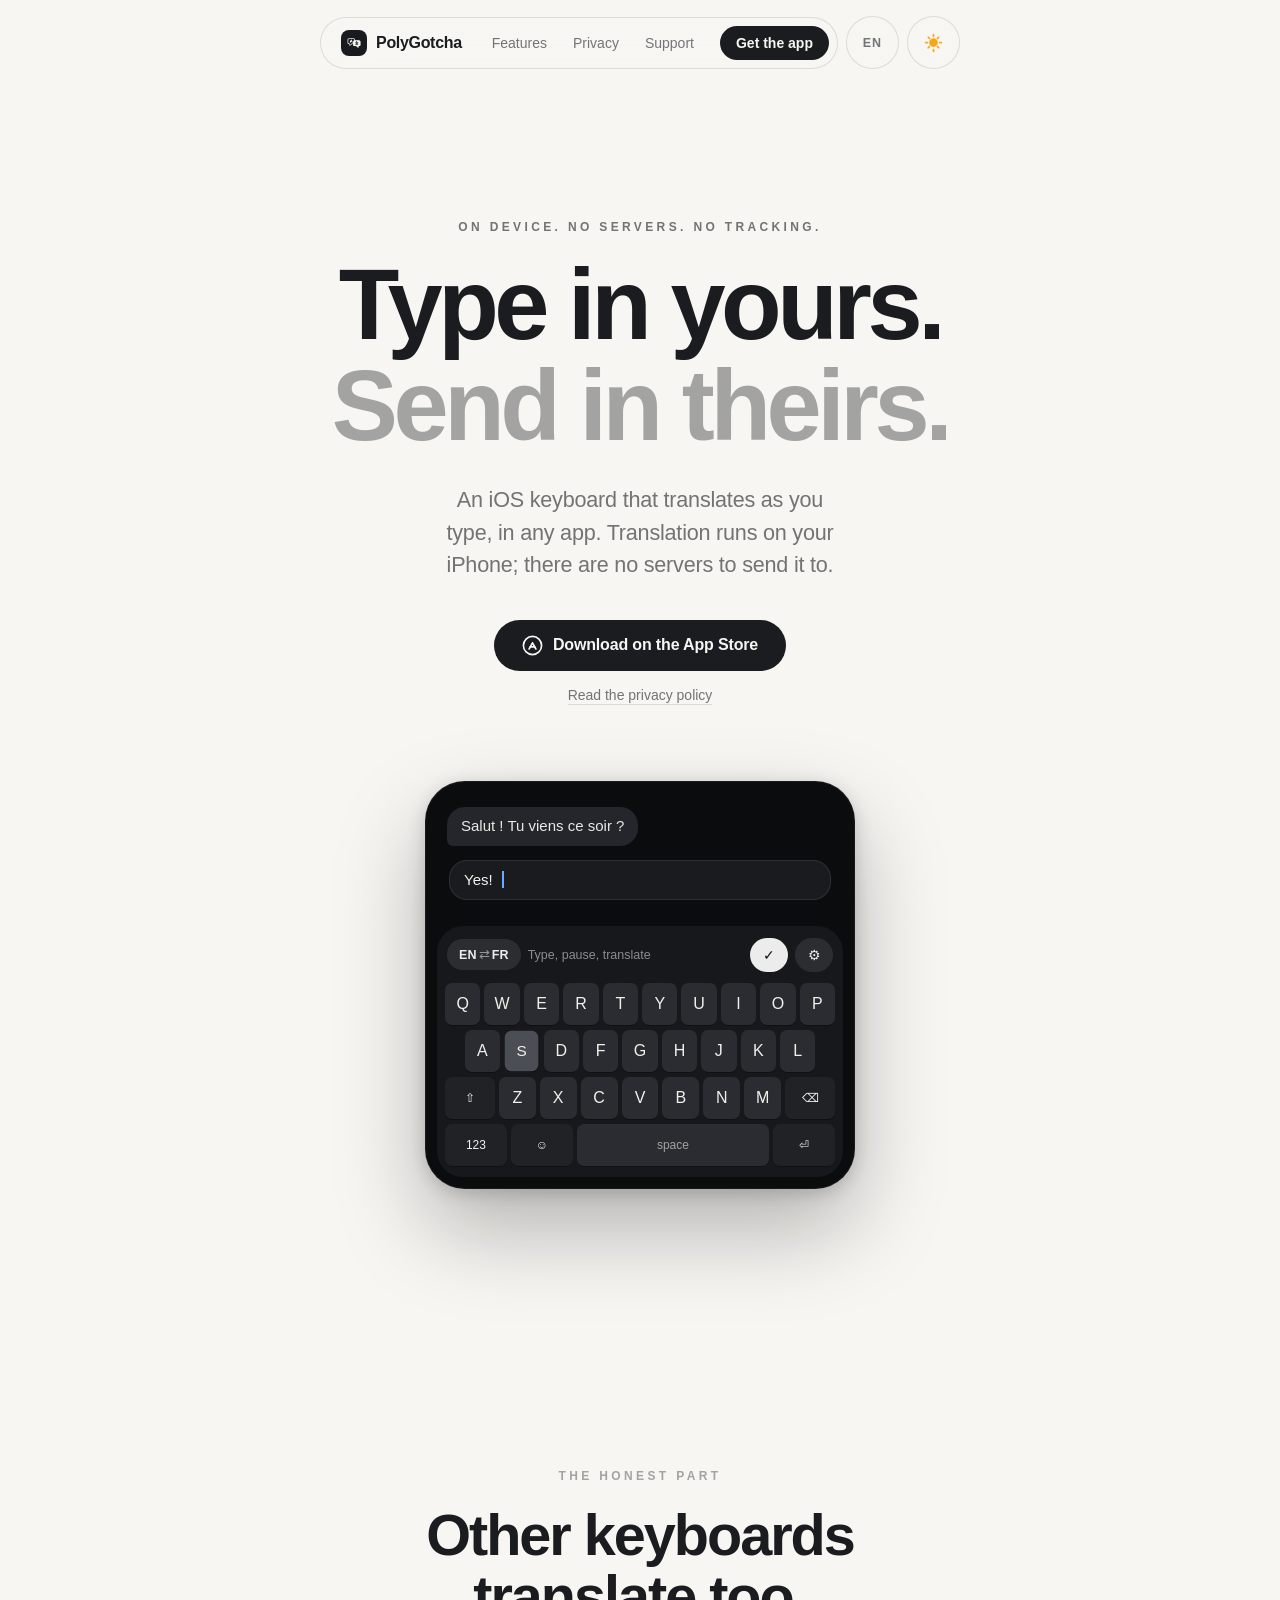
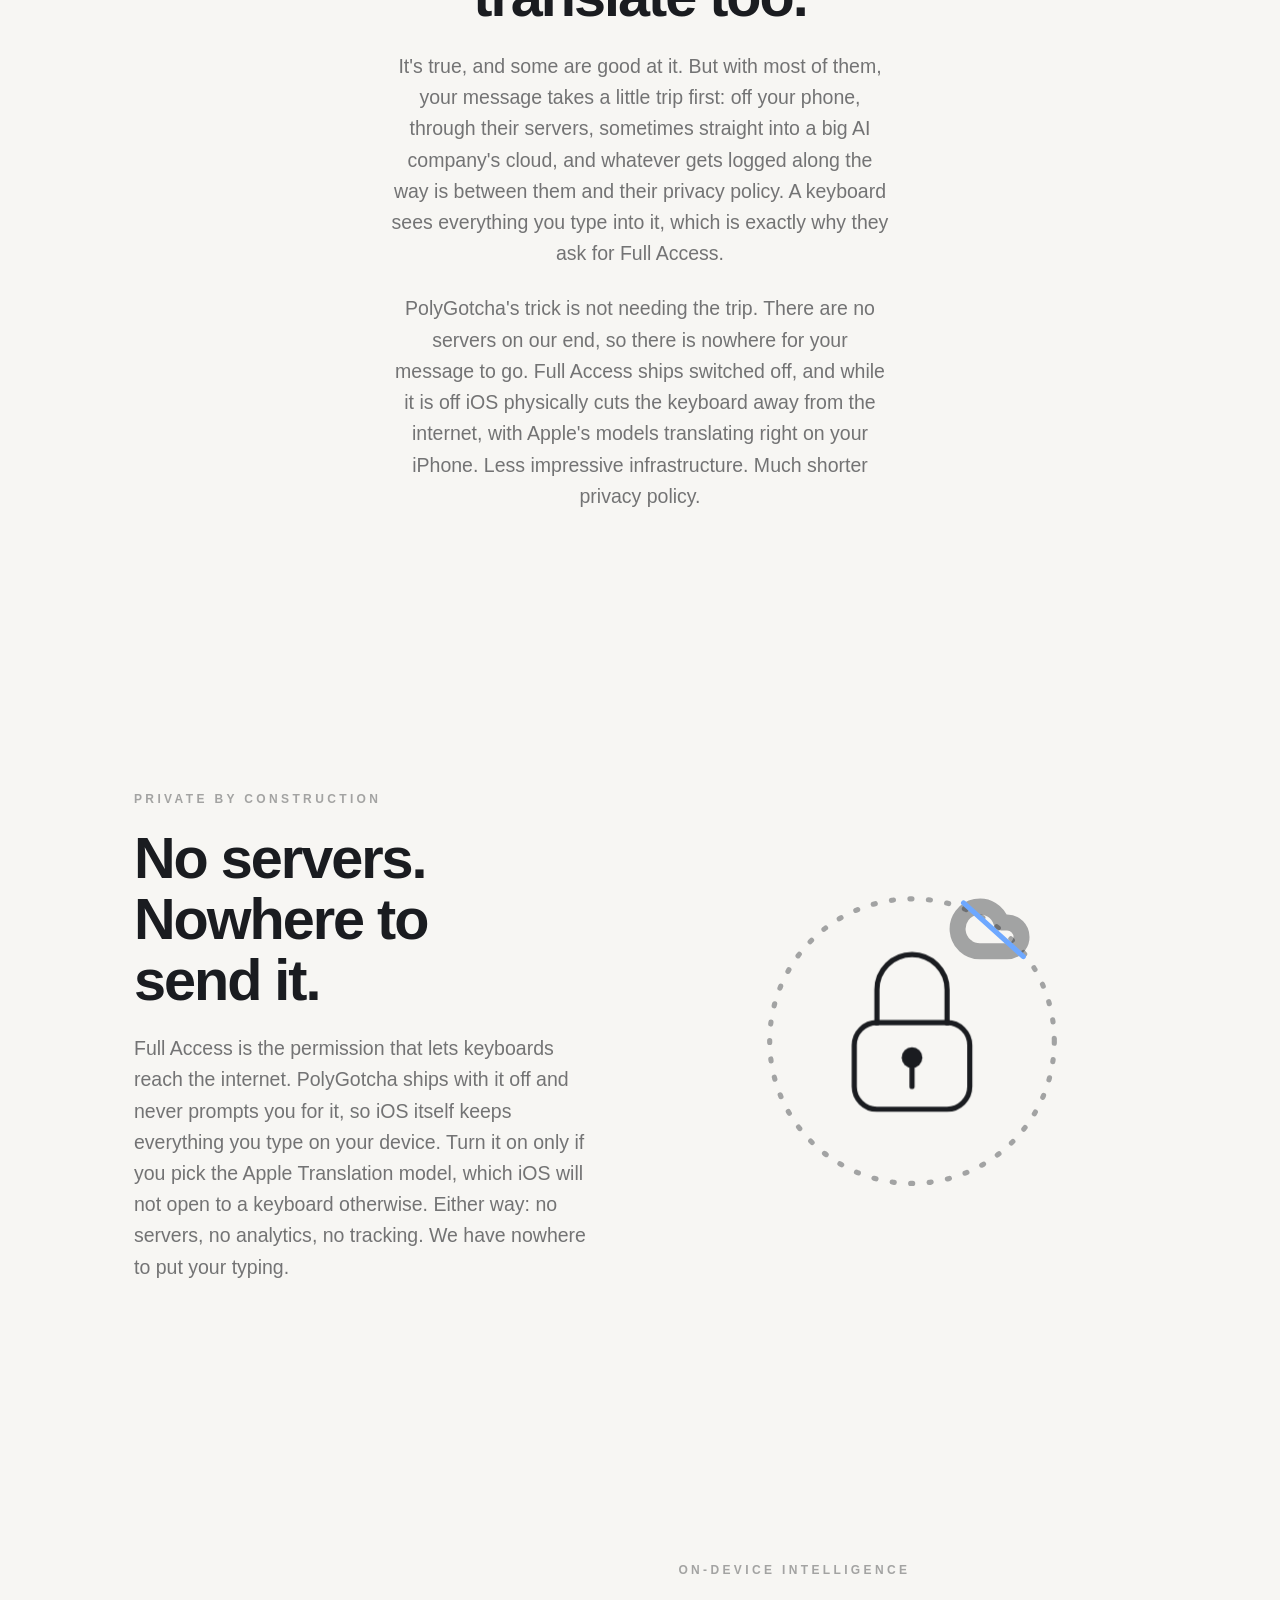
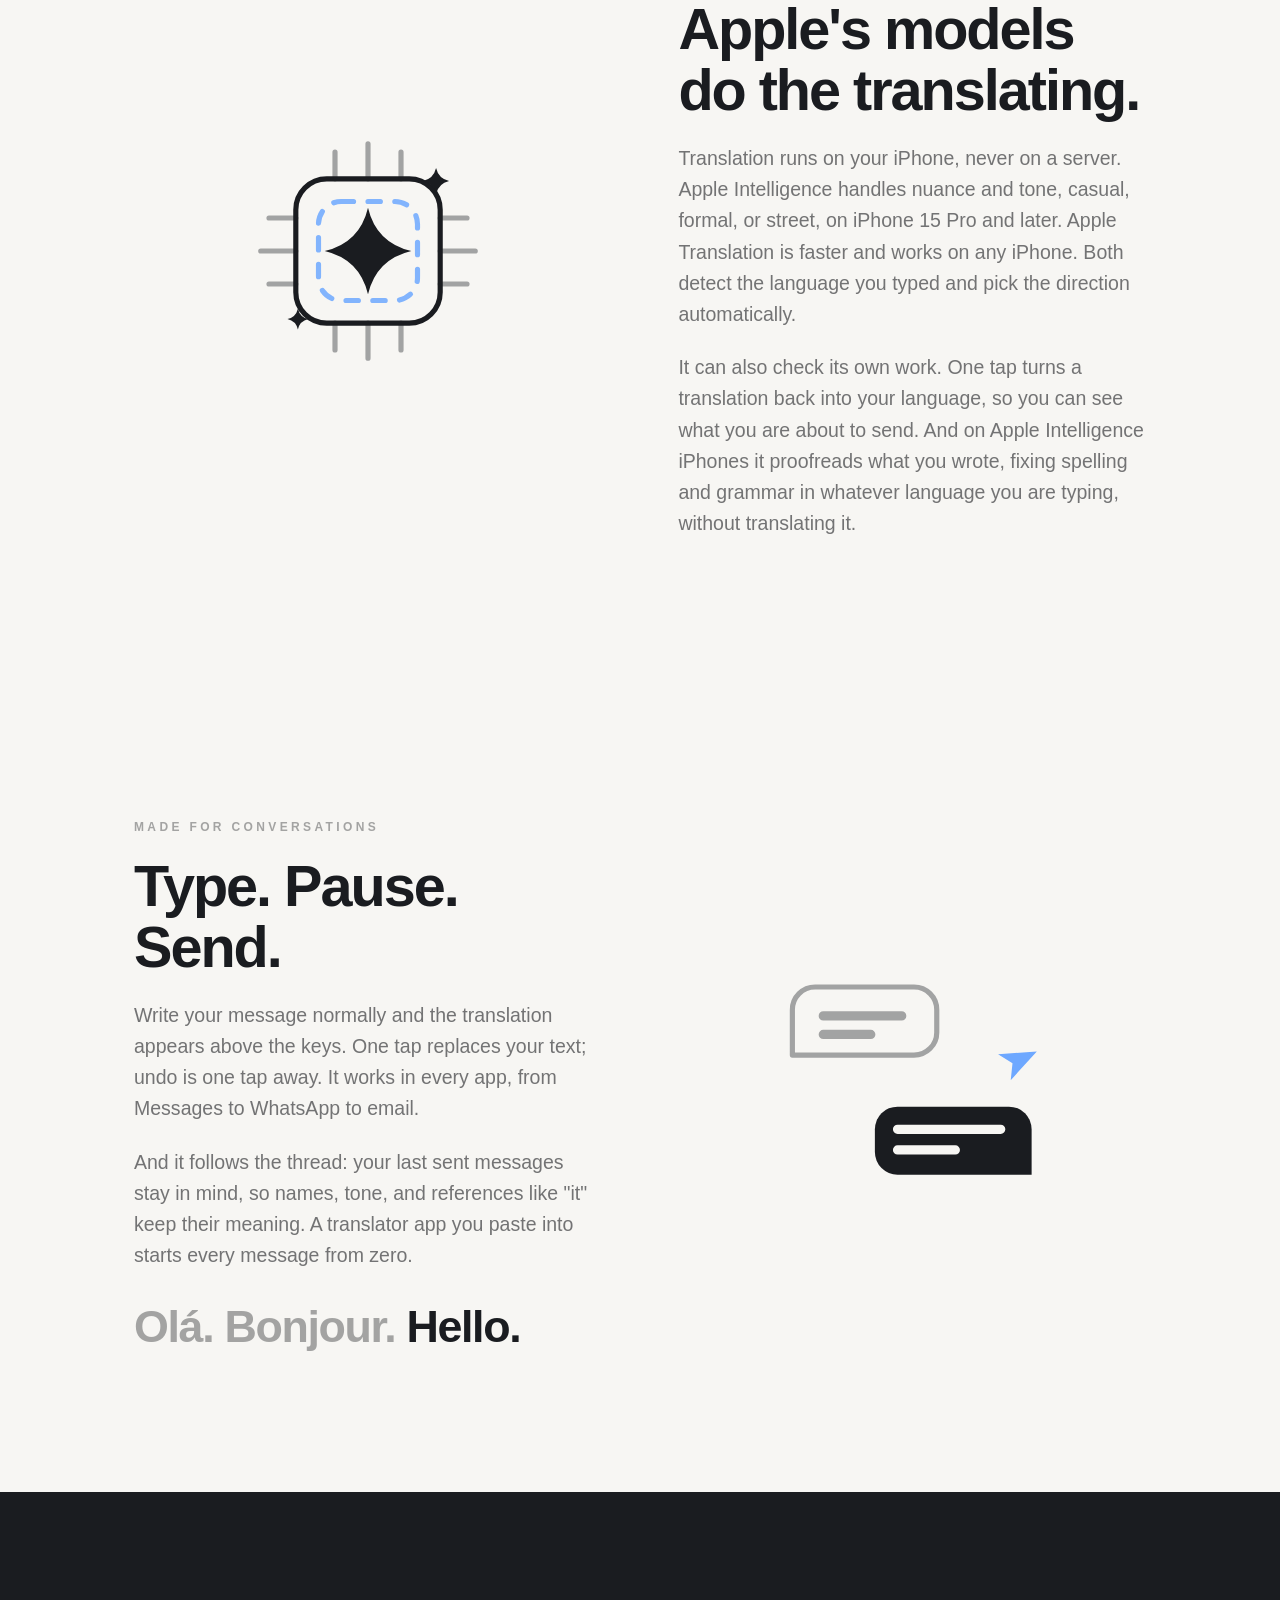
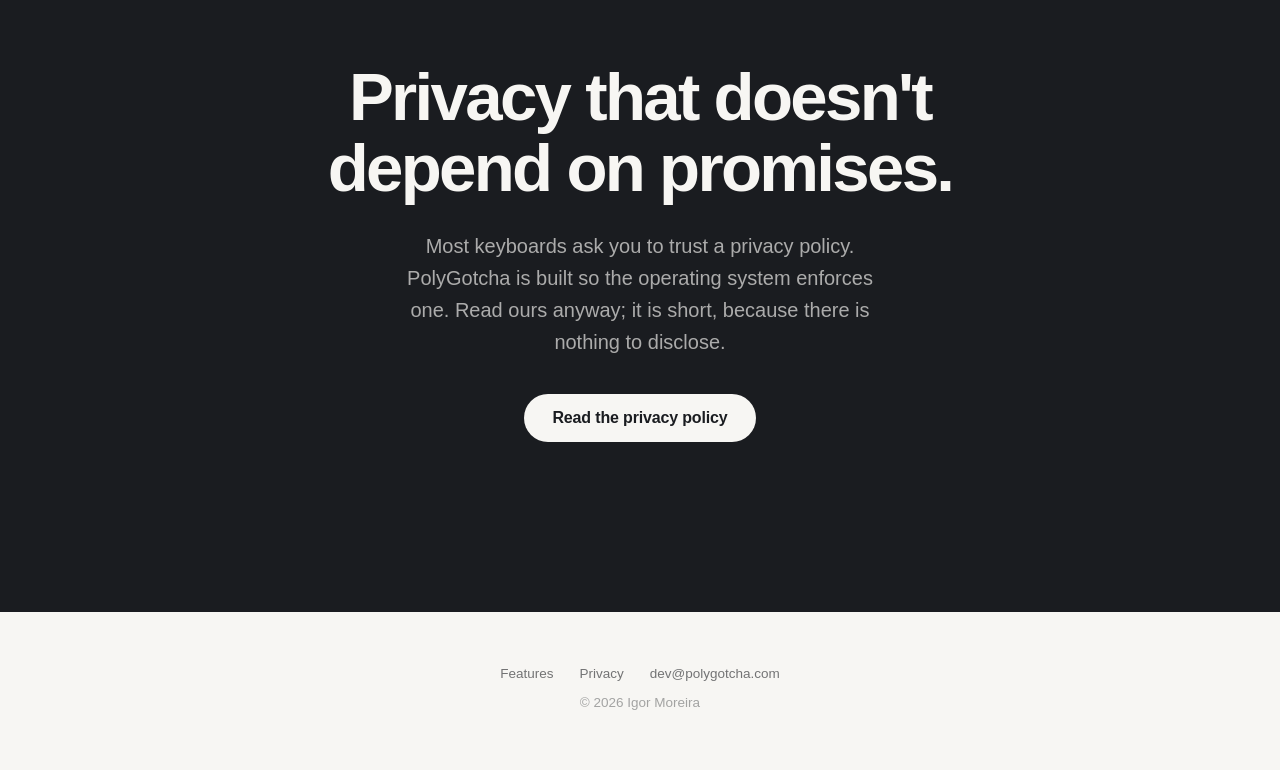
<file: index.html>
<!DOCTYPE html>
<html lang="en">
<head>
  <meta charset="utf-8">
  <meta name="viewport" content="width=device-width, initial-scale=1">
  <title>PolyGotcha - The private keyboard that translates as you type</title>
  <meta name="description" content="An iOS keyboard that translates as you type, in any app. Translation runs on your iPhone: no servers, no accounts, no tracking, and privacy enforced by iOS itself.">
  <meta property="og:title" content="PolyGotcha">
  <meta property="og:description" content="The iOS keyboard that translates as you type. On device. Private by construction.">
  <meta property="og:url" content="https://polygotcha.com">
  <meta property="og:type" content="website">
  <meta property="og:image" content="https://polygotcha.com/icon-512.png">
  <meta name="theme-color" media="(prefers-color-scheme: light)" content="#f7f6f3">
  <meta name="theme-color" media="(prefers-color-scheme: dark)" content="#121316">
  <link rel="icon" type="image/png" sizes="192x192" href="/icon-192.png">
  <link rel="apple-touch-icon" href="/apple-touch-icon.png">
  <link rel="canonical" href="https://polygotcha.com/">
  <link rel="alternate" hreflang="en" href="https://polygotcha.com/">
  <link rel="alternate" hreflang="pt" href="https://polygotcha.com/?lang=pt">
  <link rel="alternate" hreflang="fr" href="https://polygotcha.com/?lang=fr">
  <link rel="alternate" hreflang="ro" href="https://polygotcha.com/?lang=ro">
  <link rel="alternate" hreflang="it" href="https://polygotcha.com/?lang=it">
  <link rel="alternate" hreflang="x-default" href="https://polygotcha.com/">
  <link rel="stylesheet" href="/style.css">
  <script>
    // Apply the stored theme before first paint so there is no flash.
    try { var t = localStorage.getItem("pg-theme"); if (t) document.documentElement.dataset.theme = t; } catch (e) {}
  </script>
  <script type="application/ld+json">
  {
    "@context": "https://schema.org",
    "@type": "SoftwareApplication",
    "name": "PolyGotcha",
    "operatingSystem": "iOS",
    "applicationCategory": "UtilitiesApplication",
    "description": "An iOS keyboard that translates as you type. On device, in any app, with privacy enforced by iOS itself.",
    "url": "https://polygotcha.com/",
    "installUrl": "https://apps.apple.com/app/polygotcha/id6789138245",
    "image": "https://polygotcha.com/icon-512.png",
    "offers": { "@type": "Offer", "price": "0", "priceCurrency": "USD" }
  }
  </script>
</head>
<body>

  <div class="navwrap" id="navwrap">
    <nav class="nav" aria-label="Main">
      <a class="wordmark" href="/"><img class="mark" src="/icon-192.png" alt=""><span class="name">PolyGotcha</span></a>
      <div class="links">
        <a href="/features" data-i18n="nav.features">Features</a>
        <a href="/privacy" data-i18n="nav.privacy">Privacy</a>
        <a class="sup" href="mailto:dev@polygotcha.com" data-i18n="nav.support">Support</a>
      </div>
      <a class="cta" href="https://apps.apple.com/app/polygotcha/id6789138245" aria-label="Get the app"><span class="cta-text" data-i18n="nav.get">Get the app</span><svg class="cta-icon" viewBox="0 0 24 24" aria-hidden="true"><path d="M12 4v11M7.5 10.5 12 15l4.5-4.5M5 20h14"/></svg></a>
    </nav>
    <div class="lang-wrap">
      <button class="lang-bubble" id="lang-toggle" type="button" aria-haspopup="true" aria-expanded="false" aria-label="Language">EN</button>
      <div class="lang-menu" id="lang-menu" role="menu"></div>
    </div>
    <button class="theme-bubble" id="theme-toggle" type="button" aria-label="Theme"></button>
  </div>

  <header class="hero wrap">
    <div class="kicker reveal" data-i18n="hero.k">On device. No servers. No tracking.</div>
    <h1 class="reveal" data-i18n="hero.h1">Type in yours.<br><span class="theirs">Send in theirs.</span></h1>
    <p class="reveal" data-i18n="hero.p">An iOS keyboard that translates as you type, in any app. Translation runs on your iPhone; there are no servers to send it to.</p>
    <div class="cta-row reveal" id="get">
      <a class="pill store-pill" href="https://apps.apple.com/app/polygotcha/id6789138245">
        <svg class="applogo" viewBox="0 0 24 24" aria-hidden="true" focusable="false"><circle cx="12" cy="12" r="10.4"/><path d="M8.1 16 12 8.9 15.9 16"/><path d="M9.5 13.6h5"/></svg>
        <span data-i18n="hero.cta">Download on the App&nbsp;Store</span>
      </a>
      <a class="quiet-link" href="/privacy" data-i18n="hero.privacylink">Read the privacy policy</a>
    </div>
  </header>

  <section class="demo wrap reveal">
    <div class="device" id="device" aria-label="Animated demo: a message typed in English is translated by the keyboard">
      <div class="chat">
        <span class="bubble" id="bubble">Salut ! Tu viens ce soir ?</span>
        <div class="compose">
          <span class="text" id="composed"></span><span class="caret" id="caret"></span>
        </div>
      </div>
      <div class="kbd">
        <div class="kbar">
          <span class="kchip"><span id="chip-from">EN</span><span class="arrows">&#8644;</span><span id="chip-to">FR</span></span>
          <span class="kstatus" id="kstatus" data-i18n="demo.hint">Type, pause, translate</span>
          <span class="kround prime" id="kaction">&#10003;</span>
          <span class="kround">&#9881;</span>
        </div>
        <div id="krows"></div>
      </div>
    </div>
  </section>

  <section class="feature wrap">
    <div class="kicker reveal" data-i18n="honest.k">The honest part</div>
    <h2 class="reveal" data-i18n="honest.h">Other keyboards translate too.</h2>
    <p class="reveal" data-i18n="honest.p1">It's true, and some are good at it. But with most of them, your message takes a little trip first: off your phone, through their servers, sometimes straight into a big AI company's cloud, and whatever gets logged along the way is between them and their privacy policy. A keyboard sees everything you type into it, which is exactly why they ask for Full Access.</p>
    <p class="reveal" data-i18n="honest.p2">PolyGotcha's trick is not needing the trip. There are no servers on our end, so there is nowhere for your message to go. Full Access ships switched off, and while it is off iOS physically cuts the keyboard away from the internet, with Apple's models translating right on your iPhone. Less impressive infrastructure. Much shorter privacy policy.</p>
  </section>

  <section class="feature split wrap" id="privacy-first">
    <div class="ftext">
      <div class="kicker reveal" data-i18n="f1.k">Private by construction</div>
      <h2 class="reveal" data-i18n="f1.h">No servers. Nowhere to send&nbsp;it.</h2>
      <p class="reveal" data-i18n="f1.p">Full Access is the permission that lets keyboards reach the internet. PolyGotcha ships with it off and never prompts you for it, so iOS itself keeps everything you type on your device. Turn it on only if you pick the Apple Translation model, which iOS will not open to a keyboard otherwise. Either way: no servers, no analytics, no tracking. We have nowhere to put your typing.</p>
    </div>
    <div class="fig reveal" aria-hidden="true">
      <svg class="art art-lock" viewBox="0 0 320 320" focusable="false">
        <g class="orbit dim"><circle class="ln" cx="160" cy="164" r="138" fill="none" stroke-width="3.5" stroke-dasharray="2 16"/></g>
        <circle class="pulse" cx="160" cy="188" r="86" fill="none"/>
        <g class="cloud dim">
          <g transform="translate(198 18) scale(3.1)">
            <path class="ln" stroke-width="1.5" d="M17.5 19H9a7 7 0 1 1 6.71-9h1.79a4.5 4.5 0 1 1 0 9Z"/>
          </g>
          <path class="ln acc slash" d="M210 30 268 82"/>
        </g>
        <g class="lock">
          <path class="ln shackle" d="M126 146v-32a34 34 0 0 1 68 0v32"/>
          <rect class="ln" x="104" y="146" width="112" height="84" rx="22"/>
          <circle class="keyhole" cx="160" cy="180" r="10"/>
          <path class="ln" d="M160 190v18"/>
        </g>
      </svg>
    </div>
  </section>

  <section class="feature split flip wrap">
    <div class="ftext">
      <div class="kicker reveal" data-i18n="f2.k">On-device intelligence</div>
      <h2 class="reveal" data-i18n="f2.h">Apple's models do the translating.</h2>
      <p class="reveal" data-i18n="f2.p">Translation runs on your iPhone, never on a server. Apple Intelligence handles nuance and tone, casual, formal, or street, on iPhone 15 Pro and later. Apple Translation is faster and works on any iPhone. Both detect the language you typed and pick the direction automatically.</p>
      <p class="reveal" data-i18n="f2.p2">It can also check its own work. One tap turns a translation back into your language, so you can see what you are about to send. And on Apple Intelligence iPhones it proofreads what you wrote, fixing spelling and grammar in whatever language you are typing, without translating it.</p>
    </div>
    <div class="fig reveal" aria-hidden="true">
      <svg class="art art-chip" viewBox="0 0 320 320" focusable="false">
        <g class="dim">
          <path class="ln" d="M128 64v26M160 56v34M192 64v26M128 230v26M160 230v34M192 230v26M64 128h26M56 160h34M64 192h26M230 128h26M230 160h34M230 192h26"/>
        </g>
        <rect class="ln" x="90" y="90" width="140" height="140" rx="30" fill="none"/>
        <rect class="ln acc ring" x="112" y="112" width="96" height="96" rx="22" fill="none" stroke-width="4" stroke-dasharray="12 14"/>
        <g class="spark"><path class="spark4" transform="translate(160 160)" d="M0-42Q8-8 42 0 8 8 0 42-8 8-42 0-8-8 0-42Z"/></g>
        <g class="mini m1"><path class="spark4" transform="translate(226 92) scale(0.3)" d="M0-42Q8-8 42 0 8 8 0 42-8 8-42 0-8-8 0-42Z"/></g>
        <g class="mini m2"><path class="spark4" transform="translate(92 226) scale(0.24)" d="M0-42Q8-8 42 0 8 8 0 42-8 8-42 0-8-8 0-42Z"/></g>
      </svg>
    </div>
  </section>

  <section class="feature split wrap">
    <div class="ftext">
      <div class="kicker reveal" data-i18n="f3.k">Made for conversations</div>
      <h2 class="reveal" data-i18n="f3.h">Type. Pause. Send.</h2>
      <p class="reveal" data-i18n="f3.p">Write your message normally and the translation appears above the keys. One tap replaces your text; undo is one tap away. It works in every app, from Messages to WhatsApp to email.</p>
      <p class="reveal" data-i18n="f3.p2">And it follows the thread: your last sent messages stay in mind, so names, tone, and references like "it" keep their meaning. A translator app you paste into starts every message from zero.</p>
      <div class="langline reveal" data-i18n="f3.lang">Ol&aacute;. Bonjour. <em>Hello.</em></div>
    </div>
    <div class="fig reveal" aria-hidden="true">
      <svg class="art art-send" viewBox="0 0 320 320" focusable="false">
        <g class="inbubble dim">
          <path class="ln" d="M44 130v-44a22 22 0 0 1 22-22h96a22 22 0 0 1 22 22v22a22 22 0 0 1-22 22Z" fill="none"/>
          <path class="skel" d="M74 92h76M74 110h46"/>
        </g>
        <g class="plane"><path transform="translate(238 126) rotate(-26) scale(1.75)" d="M2 19 22 11 2 3 7 11Z"/></g>
        <g class="outbubble">
          <path class="bfill" d="M276 246h-130a22 22 0 0 1-22-22v-22a22 22 0 0 1 22-22h108a22 22 0 0 1 22 22Z"/>
          <g class="sent"><path class="skel" d="M146 202h100M146 222h56"/></g>
          <g class="dots"><circle cx="176" cy="213" r="7.5"/><circle cx="200" cy="213" r="7.5"/><circle cx="224" cy="213" r="7.5"/></g>
        </g>
      </svg>
    </div>
  </section>

  <section class="manifesto">
    <div class="wrap">
      <h2 class="reveal" data-i18n="man.h">Privacy that doesn't depend on promises.</h2>
      <p class="reveal" data-i18n="man.p">Most keyboards ask you to trust a privacy policy. PolyGotcha is built so the operating system enforces one. Read ours anyway; it is short, because there is nothing to disclose.</p>
      <a class="pill reveal" href="/privacy" data-i18n="hero.privacylink">Read the privacy policy</a>
    </div>
  </section>

  <footer>
    <div class="frow">
      <a href="/features" data-i18n="nav.features">Features</a>
      <a href="/privacy" data-i18n="nav.privacy">Privacy</a>
      <a href="mailto:dev@polygotcha.com">dev@polygotcha.com</a>
    </div>
    <div>&copy; 2026 Igor Moreira</div>
  </footer>

  <script src="/i18n.js"></script>
  <script src="/site.js"></script>
</body>
</html>
</file>
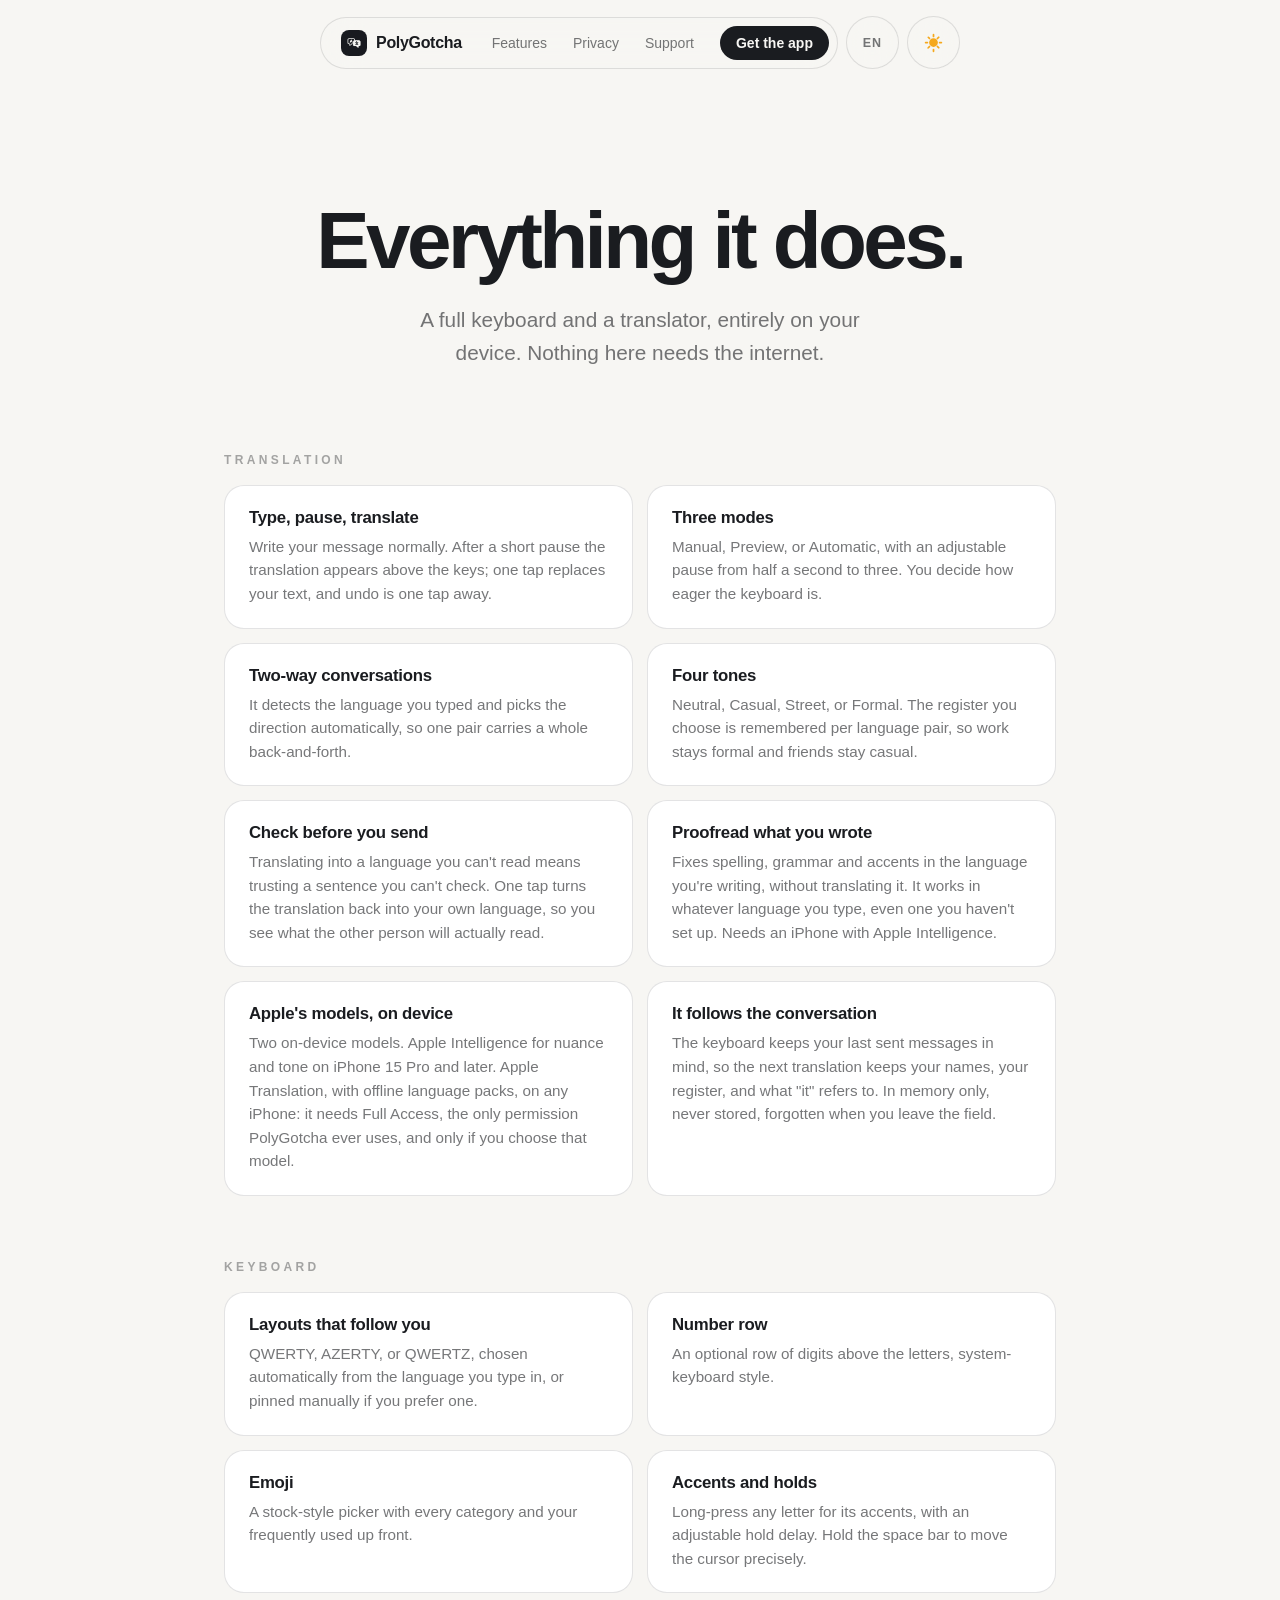
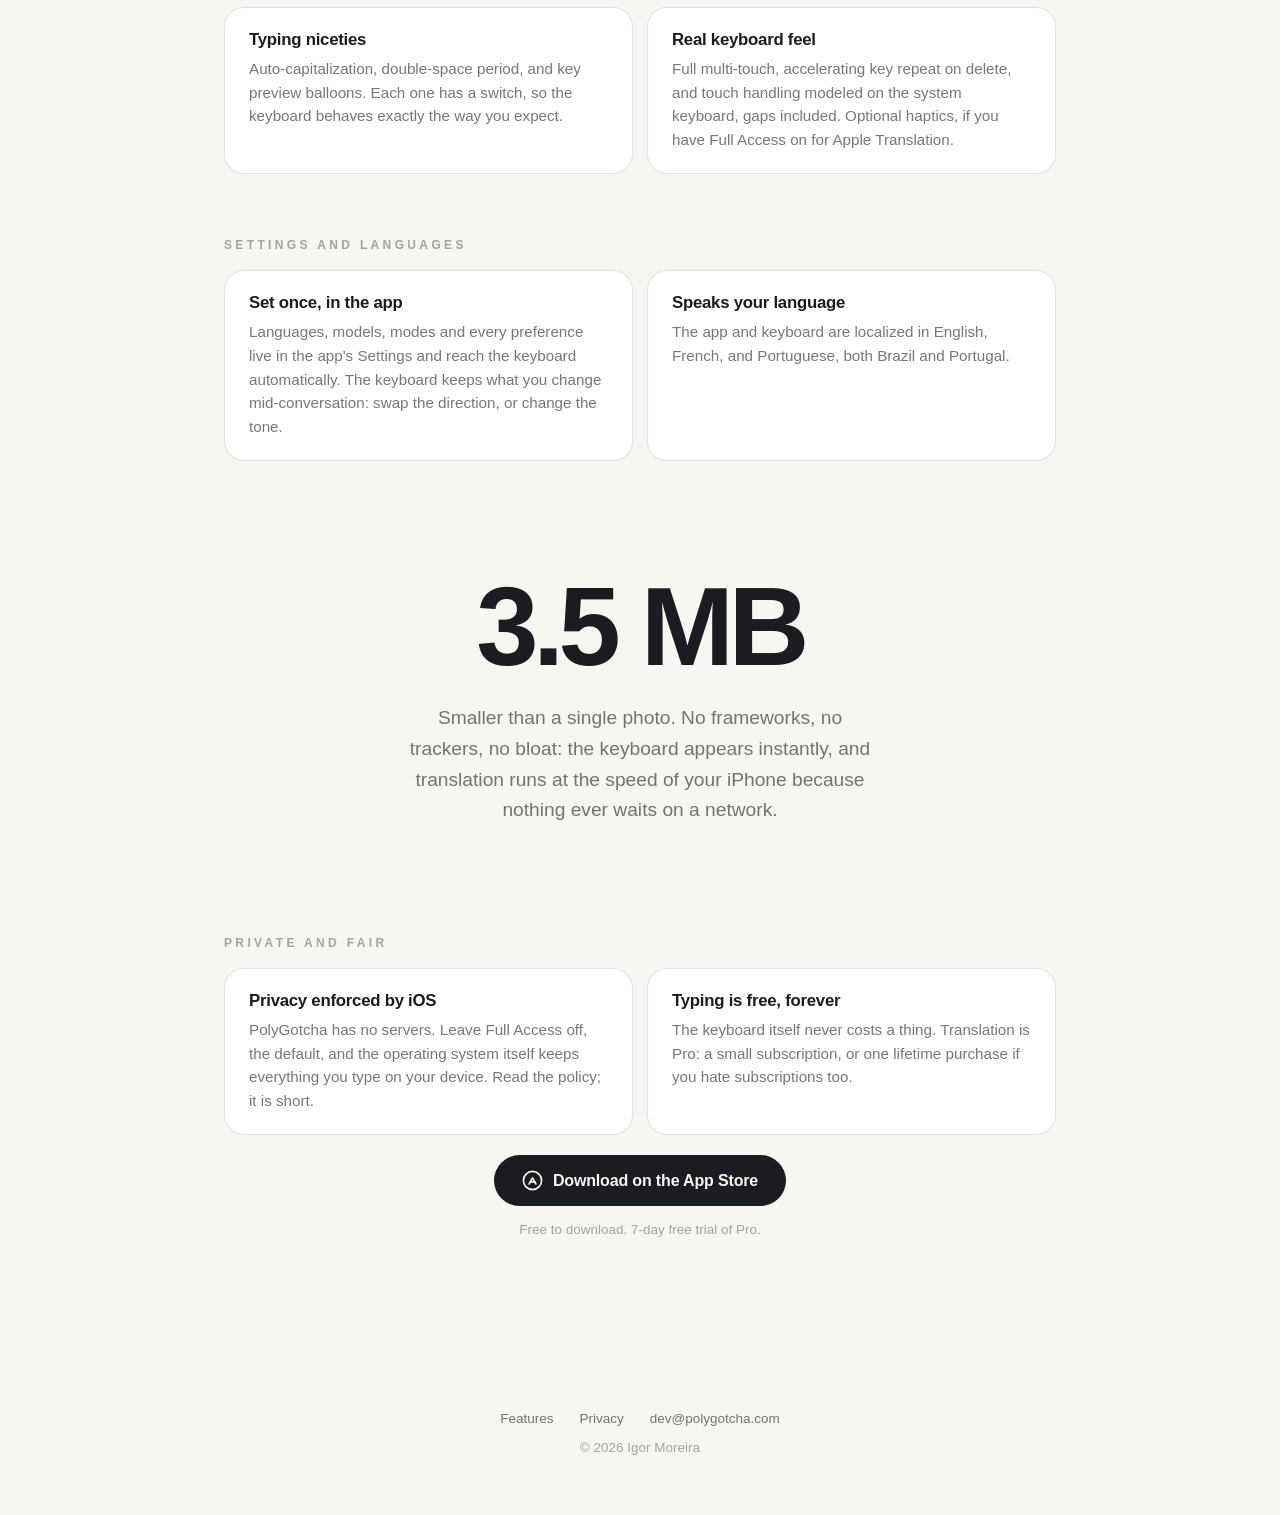
<file: features/index.html>
<!DOCTYPE html>
<html lang="en">
<head>
  <meta charset="utf-8">
  <meta name="viewport" content="width=device-width, initial-scale=1">
  <title>Features - PolyGotcha</title>
  <meta name="description" content="Everything PolyGotcha does: on-device translation as you type, proofreading, checking what you send, tones, layouts, emoji. All of it in a 3.5 MB app.">
  <meta name="theme-color" media="(prefers-color-scheme: light)" content="#f7f6f3">
  <meta name="theme-color" media="(prefers-color-scheme: dark)" content="#121316">
  <link rel="icon" type="image/png" sizes="192x192" href="/icon-192.png">
  <link rel="apple-touch-icon" href="/apple-touch-icon.png">
  <link rel="canonical" href="https://polygotcha.com/features/">
  <link rel="alternate" hreflang="en" href="https://polygotcha.com/features/">
  <link rel="alternate" hreflang="pt" href="https://polygotcha.com/features/?lang=pt">
  <link rel="alternate" hreflang="fr" href="https://polygotcha.com/features/?lang=fr">
  <link rel="alternate" hreflang="ro" href="https://polygotcha.com/features/?lang=ro">
  <link rel="alternate" hreflang="it" href="https://polygotcha.com/features/?lang=it">
  <link rel="alternate" hreflang="x-default" href="https://polygotcha.com/features/">
  <meta property="og:title" content="PolyGotcha Features">
  <meta property="og:description" content="Everything the keyboard does: on-device translation as you type, tones, layouts, emoji. All of it in a 3.5 MB app.">
  <meta property="og:url" content="https://polygotcha.com/features/">
  <meta property="og:type" content="website">
  <meta property="og:image" content="https://polygotcha.com/icon-512.png">
  <link rel="stylesheet" href="/style.css">
  <script>
    // Apply the stored theme before first paint so there is no flash.
    try { var t = localStorage.getItem("pg-theme"); if (t) document.documentElement.dataset.theme = t; } catch (e) {}
  </script>
</head>
<body>

  <div class="navwrap" id="navwrap">
    <nav class="nav" aria-label="Main">
      <a class="wordmark" href="/"><img class="mark" src="/icon-192.png" alt=""><span class="name">PolyGotcha</span></a>
      <div class="links">
        <a href="/features" data-i18n="nav.features">Features</a>
        <a href="/privacy" data-i18n="nav.privacy">Privacy</a>
        <a class="sup" href="mailto:dev@polygotcha.com" data-i18n="nav.support">Support</a>
      </div>
      <a class="cta" href="https://apps.apple.com/app/polygotcha/id6789138245" aria-label="Get the app"><span class="cta-text" data-i18n="nav.get">Get the app</span><svg class="cta-icon" viewBox="0 0 24 24" aria-hidden="true"><path d="M12 4v11M7.5 10.5 12 15l4.5-4.5M5 20h14"/></svg></a>
    </nav>
    <div class="lang-wrap">
      <button class="lang-bubble" id="lang-toggle" type="button" aria-haspopup="true" aria-expanded="false" aria-label="Language">EN</button>
      <div class="lang-menu" id="lang-menu" role="menu"></div>
    </div>
    <button class="theme-bubble" id="theme-toggle" type="button" aria-label="Theme"></button>
  </div>

  <header class="fhero">
    <h1 class="reveal" data-i18n="feat.h1">Everything it does.</h1>
    <p class="reveal" data-i18n="feat.p">A full keyboard and a translator, entirely on your device. Nothing here needs the internet.</p>
  </header>

  <section class="fgroup">
    <div class="kicker reveal" data-i18n="g.translation">Translation</div>
    <div class="fgrid">
      <div class="fcell reveal">
        <h3 data-i18n="c1.h">Type, pause, translate</h3>
        <p data-i18n="c1.p">Write your message normally. After a short pause the translation appears above the keys; one tap replaces your text, and undo is one tap away.</p>
      </div>
      <div class="fcell reveal">
        <h3 data-i18n="c2.h">Three modes</h3>
        <p data-i18n="c2.p">Manual, Preview, or Automatic, with an adjustable pause from half a second to three. You decide how eager the keyboard is.</p>
      </div>
      <div class="fcell reveal">
        <h3 data-i18n="c3.h">Two-way conversations</h3>
        <p data-i18n="c3.p">It detects the language you typed and picks the direction automatically, so one pair carries a whole back-and-forth.</p>
      </div>
      <div class="fcell reveal">
        <h3 data-i18n="c4.h">Four tones</h3>
        <p data-i18n="c4.p">Neutral, Casual, Street, or Formal. The register you choose is remembered per language pair, so work stays formal and friends stay casual.</p>
      </div>
      <div class="fcell reveal">
        <h3 data-i18n="c18.h">Check before you send</h3>
        <p data-i18n="c18.p">Translating into a language you can't read means trusting a sentence you can't check. One tap turns the translation back into your own language, so you see what the other person will actually read.</p>
      </div>
      <div class="fcell reveal">
        <h3 data-i18n="c19.h">Proofread what you wrote</h3>
        <p data-i18n="c19.p">Fixes spelling, grammar and accents in the language you're writing, without translating it. It works in whatever language you type, even one you haven't set up. Needs an iPhone with Apple Intelligence.</p>
      </div>
      <div class="fcell reveal">
        <h3 data-i18n="c6.h">Apple's models, on device</h3>
        <p data-i18n="c6.p">Two on-device models. Apple Intelligence for nuance and tone on iPhone 15 Pro and later. Apple Translation, with offline language packs, on any iPhone: it needs Full Access, the only permission PolyGotcha ever uses, and only if you choose that model.</p>
      </div>
      <div class="fcell reveal">
        <h3 data-i18n="c17.h">It follows the conversation</h3>
        <p data-i18n="c17.p">The keyboard keeps your last sent messages in mind, so the next translation keeps your names, your register, and what "it" refers to. In memory only, never stored, forgotten when you leave the field.</p>
      </div>
    </div>
  </section>

  <section class="fgroup">
    <div class="kicker reveal" data-i18n="g.keyboard">Keyboard</div>
    <div class="fgrid">
      <div class="fcell reveal">
        <h3 data-i18n="c7.h">Layouts that follow you</h3>
        <p data-i18n="c7.p">QWERTY, AZERTY, or QWERTZ, chosen automatically from the language you type in, or pinned manually if you prefer one.</p>
      </div>
      <div class="fcell reveal">
        <h3 data-i18n="c8.h">Number row</h3>
        <p data-i18n="c8.p">An optional row of digits above the letters, system-keyboard style.</p>
      </div>
      <div class="fcell reveal">
        <h3 data-i18n="c9.h">Emoji</h3>
        <p data-i18n="c9.p">A stock-style picker with every category and your frequently used up front.</p>
      </div>
      <div class="fcell reveal">
        <h3 data-i18n="c10.h">Accents and holds</h3>
        <p data-i18n="c10.p">Long-press any letter for its accents, with an adjustable hold delay. Hold the space bar to move the cursor precisely.</p>
      </div>
      <div class="fcell reveal">
        <h3 data-i18n="c11.h">Typing niceties</h3>
        <p data-i18n="c11.p">Auto-capitalization, double-space period, and key preview balloons. Each one has a switch, so the keyboard behaves exactly the way you expect.</p>
      </div>
      <div class="fcell reveal">
        <h3 data-i18n="c12.h">Real keyboard feel</h3>
        <p data-i18n="c12.p">Full multi-touch, accelerating key repeat on delete, and touch handling modeled on the system keyboard, gaps included. Optional haptics, if you have Full Access on for Apple Translation.</p>
      </div>
    </div>
  </section>

  <section class="fgroup">
    <div class="kicker reveal" data-i18n="g.settings">Settings and languages</div>
    <div class="fgrid">
      <div class="fcell reveal">
        <h3 data-i18n="c13.h">Set once, in the app</h3>
        <p data-i18n="c13.p">Languages, models, modes and every preference live in the app's Settings and reach the keyboard automatically. The keyboard keeps what you change mid-conversation: swap the direction, or change the tone.</p>
      </div>
      <div class="fcell reveal">
        <h3 data-i18n="c14.h">Speaks your language</h3>
        <p data-i18n="c14.p">The app and keyboard are localized in English, French, and Portuguese, both Brazil and Portugal.</p>
      </div>
    </div>
  </section>

  <section class="statband">
    <div class="big reveal">3.5&nbsp;MB</div>
    <p class="reveal" data-i18n="stat.p">Smaller than a single photo. No frameworks, no trackers, no bloat: the keyboard appears instantly, and translation runs at the speed of your iPhone because nothing ever waits on a network.</p>
  </section>

  <section class="fgroup" style="padding-top: 0;">
    <div class="kicker reveal" data-i18n="g.private">Private and fair</div>
    <div class="fgrid">
      <div class="fcell reveal">
        <h3 data-i18n="c15.h">Privacy enforced by iOS</h3>
        <p data-i18n="c15.p">PolyGotcha has no servers. Leave Full Access off, the default, and the operating system itself keeps everything you type on your device. <a href="/privacy">Read the policy</a>; it is short.</p>
      </div>
      <div class="fcell reveal">
        <h3 data-i18n="c16.h">Typing is free, forever</h3>
        <p data-i18n="c16.p">The keyboard itself never costs a thing. Translation is Pro: a small subscription, or one lifetime purchase if you hate subscriptions too.</p>
      </div>
    </div>
  </section>

  <div class="fcta">
    <a class="pill store-pill reveal" href="https://apps.apple.com/app/polygotcha/id6789138245">
      <svg class="applogo" viewBox="0 0 24 24" aria-hidden="true" focusable="false"><circle cx="12" cy="12" r="10.4"/><path d="M8.1 16 12 8.9 15.9 16"/><path d="M9.5 13.6h5"/></svg>
      <span data-i18n="hero.cta">Download on the App&nbsp;Store</span>
    </a>
    <span class="small-note" data-i18n="cta.note">Free to download. 7-day free trial of Pro.</span>
  </div>

  <footer>
    <div class="frow">
      <a href="/features" data-i18n="nav.features">Features</a>
      <a href="/privacy" data-i18n="nav.privacy">Privacy</a>
      <a href="mailto:dev@polygotcha.com">dev@polygotcha.com</a>
    </div>
    <div>&copy; 2026 Igor Moreira</div>
  </footer>

  <script src="/i18n.js"></script>
  <script src="/site.js"></script>
</body>
</html>
</file>
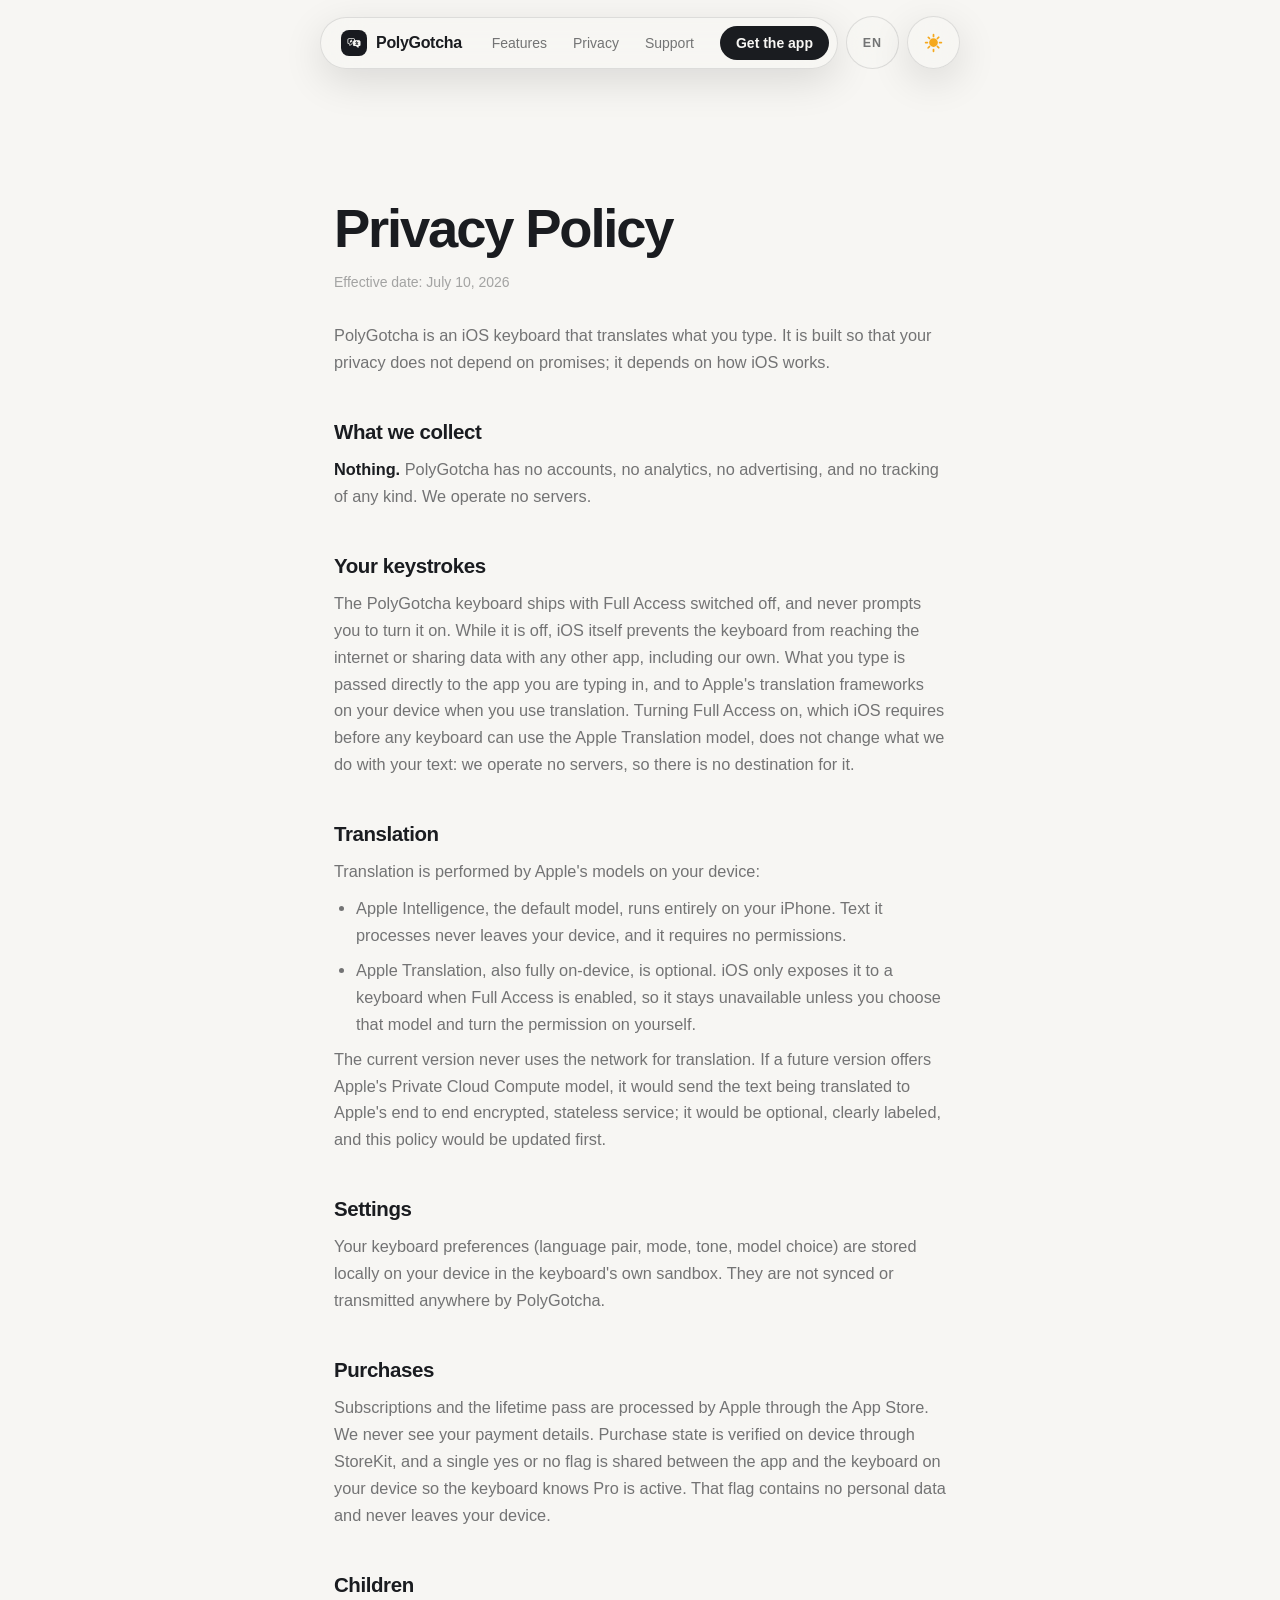
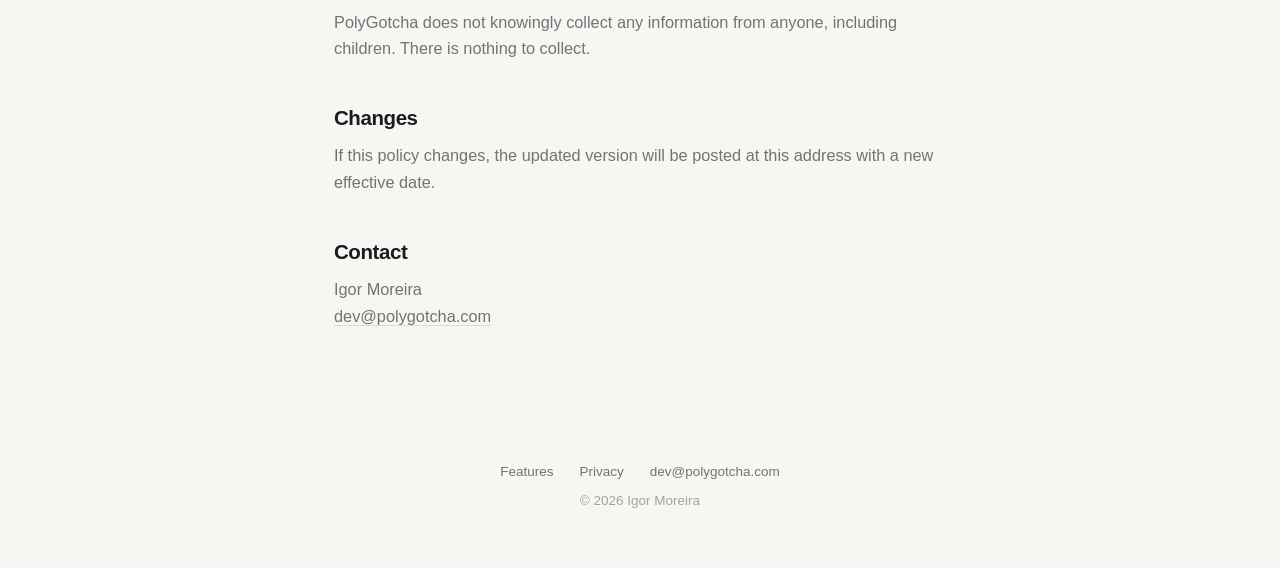
<file: privacy/index.html>
<!DOCTYPE html>
<html lang="en">
<head>
  <meta charset="utf-8">
  <meta name="viewport" content="width=device-width, initial-scale=1">
  <title>Privacy Policy - PolyGotcha</title>
  <meta name="description" content="PolyGotcha collects nothing. No accounts, no analytics, no tracking, no servers. Privacy enforced by iOS itself.">
  <meta name="theme-color" media="(prefers-color-scheme: light)" content="#f7f6f3">
  <meta name="theme-color" media="(prefers-color-scheme: dark)" content="#121316">
  <link rel="icon" type="image/png" sizes="192x192" href="/icon-192.png">
  <link rel="apple-touch-icon" href="/apple-touch-icon.png">
  <link rel="canonical" href="https://polygotcha.com/privacy/">
  <link rel="alternate" hreflang="en" href="https://polygotcha.com/privacy/">
  <link rel="alternate" hreflang="pt" href="https://polygotcha.com/privacy/?lang=pt">
  <link rel="alternate" hreflang="fr" href="https://polygotcha.com/privacy/?lang=fr">
  <link rel="alternate" hreflang="ro" href="https://polygotcha.com/privacy/?lang=ro">
  <link rel="alternate" hreflang="it" href="https://polygotcha.com/privacy/?lang=it">
  <link rel="alternate" hreflang="x-default" href="https://polygotcha.com/privacy/">
  <meta property="og:title" content="PolyGotcha Privacy Policy">
  <meta property="og:description" content="PolyGotcha collects nothing. No accounts, no analytics, no tracking, no servers. Privacy enforced by iOS itself.">
  <meta property="og:url" content="https://polygotcha.com/privacy/">
  <meta property="og:type" content="website">
  <meta property="og:image" content="https://polygotcha.com/icon-512.png">
  <link rel="stylesheet" href="/style.css">
  <script>
    // Apply the stored theme before first paint so there is no flash.
    try { var t = localStorage.getItem("pg-theme"); if (t) document.documentElement.dataset.theme = t; } catch (e) {}
  </script>
</head>
<body>

  <div class="navwrap scrolled" id="navwrap">
    <nav class="nav" aria-label="Main">
      <a class="wordmark" href="/"><img class="mark" src="/icon-192.png" alt=""><span class="name">PolyGotcha</span></a>
      <div class="links">
        <a href="/features" data-i18n="nav.features">Features</a>
        <a href="/privacy" data-i18n="nav.privacy">Privacy</a>
        <a class="sup" href="mailto:dev@polygotcha.com" data-i18n="nav.support">Support</a>
      </div>
      <a class="cta" href="/#get" aria-label="Get the app"><span class="cta-text" data-i18n="nav.get">Get the app</span><svg class="cta-icon" viewBox="0 0 24 24" aria-hidden="true"><path d="M12 4v11M7.5 10.5 12 15l4.5-4.5M5 20h14"/></svg></a>
    </nav>
    <div class="lang-wrap">
      <button class="lang-bubble" id="lang-toggle" type="button" aria-haspopup="true" aria-expanded="false" aria-label="Language">EN</button>
      <div class="lang-menu" id="lang-menu" role="menu"></div>
    </div>
    <button class="theme-bubble" id="theme-toggle" type="button" aria-label="Theme"></button>
  </div>

  <main class="doc">
    <h1 data-i18n="pv.title">Privacy Policy</h1>
    <p class="effective" data-i18n="pv.date">Effective date: July 10, 2026</p>
    <p class="effective" data-i18n="priv.note">This is a courtesy translation. The English version of this policy is the binding text.</p>

    <p style="margin-top: 28px;" data-i18n="pv.intro">PolyGotcha is an iOS keyboard that translates what you type. It is built so
    that your privacy does not depend on promises; it depends on how iOS works.</p>

    <h2 data-i18n="pv.h1">What we collect</h2>
    <p data-i18n="pv.p1"><strong>Nothing.</strong> PolyGotcha has no accounts, no analytics, no advertising, and no
    tracking of any kind. We operate no servers.</p>

    <h2 data-i18n="pv.h2">Your keystrokes</h2>
    <p data-i18n="pv.p2">The PolyGotcha keyboard ships with Full Access switched off, and never
    prompts you to turn it on. While it is off, iOS itself prevents the keyboard
    from reaching the internet or sharing data with any other app, including our
    own. What you type is passed directly to the app you are typing in, and to
    Apple's translation frameworks on your device when you use translation.
    Turning Full Access on, which iOS requires before any keyboard can use the
    Apple Translation model, does not change what we do with your text: we
    operate no servers, so there is no destination for it.</p>

    <h2 data-i18n="pv.h3">Translation</h2>
    <p data-i18n="pv.p3a">Translation is performed by Apple's models on your device:</p>
    <ul>
      <li data-i18n="pv.li1">Apple Intelligence, the default model, runs entirely on your iPhone. Text
      it processes never leaves your device, and it requires no permissions.</li>
      <li data-i18n="pv.li2">Apple Translation, also fully on-device, is optional. iOS only exposes it
      to a keyboard when Full Access is enabled, so it stays unavailable unless
      you choose that model and turn the permission on yourself.</li>
    </ul>
    <p data-i18n="pv.p3b">The current version never uses the network for translation. If a future
    version offers Apple's Private Cloud Compute model, it would send the text
    being translated to Apple's end to end encrypted, stateless service; it
    would be optional, clearly labeled, and this policy would be updated first.</p>

    <h2 data-i18n="pv.h4">Settings</h2>
    <p data-i18n="pv.p4">Your keyboard preferences (language pair, mode, tone, model choice) are
    stored locally on your device in the keyboard's own sandbox. They are not
    synced or transmitted anywhere by PolyGotcha.</p>

    <h2 data-i18n="pv.h5">Purchases</h2>
    <p data-i18n="pv.p5">Subscriptions and the lifetime pass are processed by Apple through the App
    Store. We never see your payment details. Purchase state is verified on
    device through StoreKit, and a single yes or no flag is shared between the
    app and the keyboard on your device so the keyboard knows Pro is active.
    That flag contains no personal data and never leaves your device.</p>

    <h2 data-i18n="pv.h6">Children</h2>
    <p data-i18n="pv.p6">PolyGotcha does not knowingly collect any information from anyone, including
    children. There is nothing to collect.</p>

    <h2 data-i18n="pv.h7">Changes</h2>
    <p data-i18n="pv.p7">If this policy changes, the updated version will be posted at this address
    with a new effective date.</p>

    <h2 data-i18n="pv.h8">Contact</h2>
    <p>Igor Moreira<br>
    <a href="mailto:dev@polygotcha.com">dev@polygotcha.com</a></p>
  </main>

  <footer>
    <div class="frow">
      <a href="/features" data-i18n="nav.features">Features</a>
      <a href="/privacy" data-i18n="nav.privacy">Privacy</a>
      <a href="mailto:dev@polygotcha.com">dev@polygotcha.com</a>
    </div>
    <div>&copy; 2026 Igor Moreira</div>
  </footer>

  <script src="/i18n.js"></script>
  <script src="/site.js"></script>
</body>
</html>
</file>
<file: style.css>
/* PolyGotcha site. Ink-on-paper palette lifted from the app: warm off-white
   canvas and near-black ink in light mode, lifted charcoal and soft white in
   dark. One design system for the landing page and the privacy policy. */

:root {
  --bg: #f7f6f3;
  --ink: #1a1c20;
  --muted: rgba(26, 28, 32, 0.6);
  --faint: rgba(26, 28, 32, 0.38);
  --hairline: rgba(26, 28, 32, 0.12);
  --glass: rgba(247, 246, 243, 0.68);
  --card: #ffffff;
}

/* The theme toggle stamps data-theme on <html>; absent means auto. The
   manual choice must win over the system preference in both directions,
   hence the explicit dark block plus the :not() guard on the media query. */

:root[data-theme="dark"] {
  --bg: #121316;
  --ink: #f2f2ef;
  --muted: rgba(242, 242, 239, 0.62);
  --faint: rgba(242, 242, 239, 0.4);
  --hairline: rgba(242, 242, 239, 0.14);
  --glass: rgba(18, 19, 22, 0.62);
  --card: #1a1b1f;
}

@media (prefers-color-scheme: dark) {
  :root:not([data-theme="light"]) {
    --bg: #121316;
    --ink: #f2f2ef;
    --muted: rgba(242, 242, 239, 0.62);
    --faint: rgba(242, 242, 239, 0.4);
    --hairline: rgba(242, 242, 239, 0.14);
    --glass: rgba(18, 19, 22, 0.62);
    --card: #1a1b1f;
  }
}

* { margin: 0; padding: 0; box-sizing: border-box; }

html { scroll-behavior: smooth; }

body {
  font-family: -apple-system, BlinkMacSystemFont, "SF Pro Display", "Segoe UI",
    Roboto, Helvetica, Arial, sans-serif;
  background: var(--bg);
  color: var(--ink);
  -webkit-font-smoothing: antialiased;
  text-rendering: optimizeLegibility;
  overflow-x: hidden;
}

a { color: inherit; text-decoration: none; }

::selection { background: var(--ink); color: var(--bg); }

/* ---------- Nav: the floating glass pill plus the theme bubble ---------- */

.navwrap {
  position: fixed;
  top: 16px;
  left: 0;
  right: 0;
  z-index: 100;
  display: flex;
  justify-content: center;
  align-items: center;
  gap: 8px;
  padding: 0 12px;
  pointer-events: none;
}

.navwrap > * { pointer-events: auto; }

.nav {
  display: flex;
  align-items: center;
  gap: 4px;
  padding: 8px 8px 8px 20px;
  border-radius: 999px;
  background: var(--glass);
  -webkit-backdrop-filter: blur(20px) saturate(180%);
  backdrop-filter: blur(20px) saturate(180%);
  border: 1px solid var(--hairline);
  transition: box-shadow 0.4s ease, background 0.4s ease;
  white-space: nowrap;
}

.theme-bubble,
.lang-bubble {
  width: 53px;
  height: 53px;
  border-radius: 999px;
  background: var(--glass);
  -webkit-backdrop-filter: blur(20px) saturate(180%);
  backdrop-filter: blur(20px) saturate(180%);
  border: 1px solid var(--hairline);
  color: var(--muted);
  display: grid;
  place-items: center;
  cursor: pointer;
  transition: box-shadow 0.4s ease, color 0.25s ease, transform 0.25s ease;
  flex-shrink: 0;
}

.theme-bubble:hover,
.lang-bubble:hover { color: var(--ink); transform: scale(1.06); }

.lang-bubble {
  font-family: inherit;
  font-size: 12.5px;
  font-weight: 700;
  letter-spacing: 0.08em;
}

.lang-wrap { position: relative; }

.lang-menu {
  position: absolute;
  top: calc(100% + 10px);
  right: 0;
  display: none;
  flex-direction: column;
  min-width: 158px;
  padding: 6px;
  border-radius: 18px;
  background: var(--glass);
  -webkit-backdrop-filter: blur(20px) saturate(180%);
  backdrop-filter: blur(20px) saturate(180%);
  border: 1px solid var(--hairline);
  box-shadow: 0 18px 50px rgba(0, 0, 0, 0.18);
}

.lang-menu.open { display: flex; }

.lang-menu button {
  font-family: inherit;
  font-size: 14px;
  font-weight: 500;
  text-align: left;
  color: var(--muted);
  background: none;
  border: none;
  border-radius: 12px;
  padding: 9px 14px;
  cursor: pointer;
  transition: color 0.2s ease, background 0.2s ease;
}

.lang-menu button:hover { color: var(--ink); background: var(--hairline); }

.lang-menu button.active { color: var(--ink); font-weight: 650; }

.theme-bubble svg {
  width: 21px;
  height: 21px;
  fill: currentColor;
  transition: transform 0.3s ease;
  animation: theme-pop 0.5s cubic-bezier(0.34, 1.56, 0.64, 1);
}

.theme-bubble:hover svg { transform: rotate(18deg); }

/* The icon shows the theme you are IN: an amber sun or a periwinkle moon,
   popping in with a spin every time the theme flips. */
.theme-bubble.is-light svg { fill: #f5a81c; }
.theme-bubble.is-dark svg { fill: #93a5ff; }

@keyframes theme-pop {
  from { transform: rotate(-130deg) scale(0.3); opacity: 0; }
  to { transform: rotate(0deg) scale(1); opacity: 1; }
}

@media (prefers-reduced-motion: reduce) {
  .theme-bubble svg { animation: none; transition: none; }
}

.navwrap.scrolled .nav,
.navwrap.scrolled .theme-bubble {
  box-shadow: 0 12px 40px rgba(0, 0, 0, 0.12);
}

.nav .wordmark {
  display: inline-flex;
  align-items: center;
  gap: 9px;
  font-weight: 700;
  letter-spacing: -0.02em;
  font-size: 16px;
  margin-right: 14px;
}

/* The real app icon, so the compressed mobile nav still reads as the logo. */
.nav .mark {
  width: 26px;
  height: 26px;
  border-radius: 8px;
  display: block;
  object-fit: cover;
}

.nav .links {
  display: flex;
  align-items: center;
  gap: 2px;
}

.nav .links a {
  font-size: 14px;
  font-weight: 500;
  color: var(--muted);
  padding: 8px 12px;
  border-radius: 999px;
  transition: color 0.25s ease, background 0.25s ease;
}

.nav .links a:hover { color: var(--ink); background: var(--hairline); }

.nav .cta {
  display: inline-flex;
  align-items: center;
  justify-content: center;
  font-size: 14px;
  font-weight: 600;
  background: var(--ink);
  color: var(--bg);
  padding: 9px 16px;
  border-radius: 999px;
  margin-left: 10px;
  transition: transform 0.25s ease, opacity 0.25s ease;
}

.nav .cta:hover { transform: scale(1.04); }

.nav .cta-icon {
  display: none;
  width: 18px;
  height: 18px;
  fill: none;
  stroke: currentColor;
  stroke-width: 2.2;
  stroke-linecap: round;
  stroke-linejoin: round;
}

/* Mobile nav: the ends collapse to icons (the app icon and a download
   glyph). With two bubbles alongside, the Support link (email is in the
   footer) yields on phones. Long localized labels (French) can outgrow a
   narrow pill, so the row is allowed to wrap: the bubbles drop to a second
   centered line instead of anything getting cropped. */
@media (max-width: 640px) {
  .navwrap { top: 10px; gap: 6px; padding: 0 10px; flex-wrap: wrap; row-gap: 8px; }
  .nav { padding: 5px 5px 5px 8px; gap: 0; max-width: 100%; }
  .nav .wordmark { margin-right: 4px; }
  .nav .wordmark .name { display: none; }
  .nav .mark { width: 30px; height: 30px; border-radius: 9px; }
  .nav .links a { font-size: 13px; padding: 7px 8px; }
  .nav .links .sup { display: none; }
  .nav .cta { margin-left: 4px; padding: 0; width: 40px; height: 40px; }
  .nav .cta-text { display: none; }
  .nav .cta-icon { display: block; }
  .theme-bubble, .lang-bubble { width: 44px; height: 44px; }
  .theme-bubble svg { width: 19px; height: 19px; }
  .lang-bubble { font-size: 11.5px; }
}

/* Very narrow screens with long localized labels: tighten the links a
   notch further so the pill itself never clips. */
@media (max-width: 400px) {
  .nav .links a { font-size: 12px; padding: 7px 6px; letter-spacing: -0.01em; }
  .nav .wordmark { margin-right: 2px; }
}

/* The binding-text note only carries information on translated views. */
html[lang="en"] [data-i18n="priv.note"] { display: none; }

/* ---------- Shared layout ---------- */

/* Horizontal padding only, deliberately via longhand: the shorthand form
   once zeroed every section's vertical padding by specificity, which is why
   the page looked cramped. */
.wrap {
  max-width: 1060px;
  margin: 0 auto;
  padding-left: 24px;
  padding-right: 24px;
}

section { padding: clamp(80px, 11vw, 140px) 0; }

/* ---------- Hero ---------- */

.hero {
  padding-top: clamp(140px, 22vw, 220px);
  padding-bottom: clamp(40px, 6vw, 80px);
  text-align: center;
}

.hero .kicker {
  font-size: 12px;
  font-weight: 600;
  letter-spacing: 0.28em;
  text-transform: uppercase;
  color: var(--muted);
  margin-bottom: 20px;
}

.hero h1 {
  font-size: clamp(2.9rem, 9vw, 6.2rem);
  line-height: 1.02;
  letter-spacing: -0.045em;
  font-weight: 700;
  max-width: 14ch;
  margin: 0 auto;
}

.hero h1 .theirs { color: var(--faint); }

.hero p {
  font-size: clamp(1.05rem, 2.2vw, 1.35rem);
  line-height: 1.5;
  color: var(--muted);
  max-width: 34ch;
  margin: 28px auto 0;
  letter-spacing: -0.01em;
}

.hero .cta-row {
  margin-top: 38px;
  display: flex;
  flex-direction: column;
  align-items: center;
  gap: 16px;
}

.pill {
  display: inline-block;
  background: var(--ink);
  color: var(--bg);
  font-size: 16px;
  font-weight: 600;
  padding: 15px 28px;
  border-radius: 999px;
  letter-spacing: -0.01em;
}

/* The App Store download badge: the pill with the store glyph in front. */
.store-pill {
  display: inline-flex;
  align-items: center;
  gap: 10px;
  transition: transform 0.25s ease;
}

.store-pill:hover { transform: scale(1.04); }

.store-pill .applogo {
  width: 21px;
  height: 21px;
  flex-shrink: 0;
  fill: none;
  stroke: currentColor;
  stroke-width: 1.9;
  stroke-linecap: round;
  stroke-linejoin: round;
}

/* Anchored jumps must land below the floating nav, never behind it. */
[id] { scroll-margin-top: 120px; }

.hero .quiet-link {
  font-size: 14px;
  color: var(--muted);
  border-bottom: 1px solid var(--hairline);
  padding-bottom: 1px;
  transition: color 0.25s ease, border-color 0.25s ease;
}

.hero .quiet-link:hover { color: var(--ink); border-color: var(--ink); }

/* ---------- The keyboard demo ---------- */

/* The device is sized against the viewport (94vw), so the section sheds the
   wrap's side padding: inside the padded box, 94vw outgrows the content
   width on phones and the overflow leans right, off-center. */
.demo { padding-top: 0; padding-left: 0; padding-right: 0; }

.device {
  width: min(430px, 94vw);
  margin: 0 auto;
  background: #0b0c0e;
  border-radius: 40px;
  padding: 22px 12px 12px;
  box-shadow:
    0 40px 90px rgba(0, 0, 0, 0.28),
    0 4px 18px rgba(0, 0, 0, 0.16),
    inset 0 0 0 1px rgba(255, 255, 255, 0.06);
}

.chat { padding: 4px 10px 14px; min-height: 108px; }

.bubble {
  display: inline-block;
  background: #24262b;
  color: #e8e8e4;
  font-size: 15px;
  line-height: 1.35;
  padding: 9px 14px;
  border-radius: 18px;
  border-bottom-left-radius: 6px;
  max-width: 80%;
}

.compose {
  display: flex;
  align-items: center;
  gap: 8px;
  margin: 14px 2px 0;
  background: #1a1b1f;
  border: 1px solid rgba(255, 255, 255, 0.09);
  border-radius: 18px;
  padding: 9px 14px;
  min-height: 40px;
}

.compose .text {
  font-size: 15px;
  color: #f0f0ec;
  line-height: 1.35;
  min-height: 20px;
}

.compose .caret {
  display: inline-block;
  width: 2px;
  height: 17px;
  background: #6ea8ff;
  vertical-align: text-bottom;
  margin-left: 1px;
  animation: blink 1.05s steps(1) infinite;
}

@keyframes blink { 50% { opacity: 0; } }

/* Keyboard chrome mirrors the real thing: bar of glass controls, then the
   key grid with gaps drawn inside each cell. Always dark, like the app's
   marketing shots, whatever the page's scheme. */

.kbd { background: #17181c; border-radius: 26px; padding: 10px 6px 8px; margin-top: 12px; }

.kbar {
  display: flex;
  align-items: center;
  gap: 7px;
  padding: 2px 4px 9px;
}

.kchip {
  font-size: 12.5px;
  font-weight: 700;
  letter-spacing: 0.01em;
  color: #ececec;
  background: rgba(255, 255, 255, 0.09);
  padding: 8px 12px;
  border-radius: 999px;
  flex-shrink: 0;
}

.kchip .arrows { opacity: 0.55; font-weight: 500; padding: 0 2px; }

.kstatus {
  flex: 1;
  font-size: 12.5px;
  color: rgba(236, 236, 236, 0.55);
  overflow: hidden;
  white-space: nowrap;
  text-overflow: ellipsis;
}

.kstatus .preview {
  display: inline-block;
  color: #101114;
  background: #ececec;
  font-weight: 600;
  padding: 7px 12px;
  border-radius: 999px;
  max-width: 100%;
  overflow: hidden;
  text-overflow: ellipsis;
}

.kround {
  width: 38px;
  height: 34px;
  border-radius: 999px;
  background: rgba(255, 255, 255, 0.09);
  color: #ececec;
  display: grid;
  place-items: center;
  font-size: 14px;
  flex-shrink: 0;
}

.kround.prime { background: #ececec; color: #101114; }

.krow { display: flex; }

.key {
  flex: 1 1 0;
  height: 42px;
  margin: 2.5px 2px;
  background: #2a2c31;
  border-radius: 7px;
  color: #f0f0ec;
  font-size: 16px;
  display: grid;
  place-items: center;
  box-shadow: 0 1px 0 rgba(0, 0, 0, 0.35);
  transition: background 0.09s ease, transform 0.09s ease;
  text-transform: uppercase;
  font-weight: 400;
  user-select: none;
}

.key.special { flex-grow: 1.35; background: #202226; font-size: 12px; }

.key.space { flex-grow: 4.2; font-size: 12px; text-transform: none; color: rgba(240, 240, 236, 0.6); }

.key.hit { background: #4b4e55; transform: scale(0.96); }

.krow.indent { padding: 0 5%; }

/* ---------- Feature statements ---------- */

.feature { text-align: center; }

.feature .kicker {
  font-size: 12px;
  font-weight: 600;
  letter-spacing: 0.28em;
  text-transform: uppercase;
  color: var(--faint);
  margin-bottom: 22px;
}

.feature h2 {
  font-size: clamp(2rem, 5.4vw, 3.6rem);
  letter-spacing: -0.035em;
  line-height: 1.06;
  font-weight: 700;
  max-width: 18ch;
  margin: 0 auto;
}

.feature p {
  font-size: clamp(1.02rem, 2vw, 1.22rem);
  line-height: 1.6;
  color: var(--muted);
  max-width: 46ch;
  margin: 24px auto 0;
}

.langline {
  font-size: clamp(1.6rem, 4.4vw, 2.8rem);
  letter-spacing: -0.03em;
  font-weight: 600;
  color: var(--faint);
  margin-top: 34px;
}

.langline em { font-style: normal; color: var(--ink); }

/* ---------- Split features and their animated line drawings ---------- */

/* Below the demo, each statement pairs its text with a big illustration:
   inline SVG line art, so the drawings inherit the theme via currentColor
   and cost no requests. The blue accent is the demo caret's blue. Every
   animation is transform or opacity only, waits for the section's reveal
   to fire (.in), and is disabled entirely under reduced motion, where the
   resting markup already shows each drawing's finished state. */

.feature.split {
  display: grid;
  grid-template-columns: repeat(2, minmax(0, 1fr));
  align-items: center;
  gap: clamp(36px, 6vw, 80px);
  text-align: left;
}

.feature.split h2 { margin: 0; }
.feature.split p { margin: 22px 0 0; }
.feature.split .langline { margin-top: 30px; }
.feature.split .fig { display: grid; place-items: center; }
.feature.split.flip .fig { order: -1; }

@media (max-width: 720px) {
  .feature.split { grid-template-columns: 1fr; gap: 40px; text-align: center; }
  .feature.split .fig, .feature.split.flip .fig { order: -1; }
  .feature.split h2, .feature.split p { margin-left: auto; margin-right: auto; }
}

.art { display: block; width: min(330px, 72vw); height: auto; color: var(--ink); }

@media (max-width: 720px) {
  .art { width: min(240px, 62vw); }
}

.art .ln {
  fill: none;
  stroke: currentColor;
  stroke-width: 5;
  stroke-linecap: round;
  stroke-linejoin: round;
}

.art .dim { color: var(--faint); }
.art .acc { stroke: #6ea8ff; }
.art .skel { fill: none; stroke: currentColor; stroke-width: 9; stroke-linecap: round; }

/* The lock: an OS boundary orbiting a shut padlock, the crossed-out cloud
   drifting outside it. */

.art-lock .keyhole { fill: currentColor; }
.art-lock .pulse { stroke: #6ea8ff; stroke-width: 3; opacity: 0; }
.art-lock .slash { stroke-dasharray: 82 82; }
.art-lock .orbit,
.art-lock .cloud,
.art-lock .pulse { transform-box: fill-box; transform-origin: center; }

.fig.in .art-lock .orbit { animation: art-orbit 70s linear infinite; }
.fig.in .art-lock .shackle { animation: art-shut 0.8s 0.5s cubic-bezier(0.34, 1.56, 0.64, 1) both; }
.fig.in .art-lock .cloud { animation: art-bob 7s 1.2s ease-in-out infinite; }
.fig.in .art-lock .slash { animation: art-draw 0.5s 0.9s ease both; }
.fig.in .art-lock .pulse { animation: art-pulse 3.8s 1.4s ease-out infinite; }

/* The chip: a breathing Apple Intelligence glint inside marching dashes,
   two small sparks twinkling in the corners. */

.art-chip .spark4 { fill: currentColor; }
.art-chip .ring { opacity: 0.85; }
.art-chip .spark,
.art-chip .mini { transform-box: fill-box; transform-origin: center; }

.fig.in .art-chip .ring { animation: art-march 12s linear infinite; }
.fig.in .art-chip .spark { animation: art-breathe 5s ease-in-out infinite; }
.fig.in .art-chip .m1 { animation: art-twinkle 2.8s 0.4s ease-in-out infinite; }
.fig.in .art-chip .m2 { animation: art-twinkle 3.6s 1.3s ease-in-out infinite; }

/* The exchange: typing dots become the sent translation on one shared
   clock, and the plane takes off in the gap between the two phases. */

.art-send .bfill { fill: currentColor; }
.art-send .dots { opacity: 0; }
.art-send .dots circle { fill: var(--bg); }
.art-send .sent path { stroke: var(--bg); }
.art-send .plane path { fill: #6ea8ff; }
.art-send .inbubble,
.art-send .plane { transform-box: fill-box; transform-origin: center; }
.art-send .dots circle:nth-of-type(2) { animation-delay: 0.16s; }
.art-send .dots circle:nth-of-type(3) { animation-delay: 0.32s; }

.fig.in .art-send .inbubble { animation: art-bob 9s ease-in-out infinite; }
.fig.in .art-send .dots { animation: art-turn-dots 7.5s linear infinite; }
.fig.in .art-send .dots circle { animation: art-dot 1.05s ease-in-out infinite; }
.fig.in .art-send .sent { animation: art-turn-sent 7.5s linear infinite; }
.fig.in .art-send .plane { animation: art-fly 7.5s cubic-bezier(0.3, 0, 0.4, 1) infinite; }

@keyframes art-orbit { to { transform: rotate(360deg); } }
@keyframes art-shut { from { transform: translateY(-16px); } to { transform: translateY(0); } }
@keyframes art-bob { 50% { transform: translateY(-7px); } }
@keyframes art-draw { from { stroke-dashoffset: 82; } to { stroke-dashoffset: 0; } }

@keyframes art-pulse {
  0% { transform: scale(0.62); opacity: 0.5; }
  70% { opacity: 0; }
  100% { transform: scale(1.06); opacity: 0; }
}

/* The offset step is a multiple of the 26px dash period, so the loop
   restart lands exactly on pattern and never visibly jumps. */
@keyframes art-march { to { stroke-dashoffset: -364; } }

@keyframes art-breathe { 50% { transform: scale(1.08) rotate(7deg); } }

@keyframes art-twinkle {
  0%, 100% { opacity: 0.22; transform: scale(0.72); }
  50% { opacity: 1; transform: scale(1.06); }
}

@keyframes art-dot { 35% { transform: translateY(-7px); } }

@keyframes art-turn-dots {
  0%, 44% { opacity: 1; }
  50%, 94% { opacity: 0; }
  100% { opacity: 1; }
}

@keyframes art-turn-sent {
  0%, 46% { opacity: 0; }
  52%, 92% { opacity: 1; }
  100% { opacity: 0; }
}

@keyframes art-fly {
  0%, 46% { opacity: 0; transform: translate(-10px, 10px) scale(0.7); }
  54% { opacity: 1; transform: translate(0, 0) scale(1); }
  64% { opacity: 1; }
  80%, 100% { opacity: 0; transform: translate(38px, -38px) scale(1); }
}

@media (prefers-reduced-motion: reduce) {
  .art g, .art path, .art circle, .art rect { animation: none !important; }
}

/* ---------- Manifesto ---------- */

.manifesto {
  background: var(--ink);
  color: var(--bg);
  text-align: center;
  padding: clamp(90px, 14vw, 170px) 0;
}

.manifesto h2 {
  font-size: clamp(2.1rem, 6vw, 4.2rem);
  letter-spacing: -0.04em;
  line-height: 1.05;
  font-weight: 700;
  max-width: 17ch;
  margin: 0 auto;
}

.manifesto p {
  font-size: clamp(1.02rem, 2vw, 1.25rem);
  color: color-mix(in srgb, var(--bg) 66%, transparent);
  line-height: 1.6;
  max-width: 44ch;
  margin: 26px auto 0;
}

.manifesto .pill {
  background: var(--bg);
  color: var(--ink);
  margin-top: 36px;
}

/* ---------- Footer ---------- */

footer {
  padding: 54px 0 60px;
  text-align: center;
  font-size: 13.5px;
  color: var(--faint);
}

footer .frow {
  display: flex;
  justify-content: center;
  gap: 26px;
  margin-bottom: 14px;
}

footer a { color: var(--muted); transition: color 0.25s ease; }
footer a:hover { color: var(--ink); }

/* ---------- Scroll reveals ---------- */

/* The slide is shallow on purpose: reveals fire as content crosses the
   viewport edge (see the observer's rootMargin), and iOS delivers observer
   callbacks lazily mid-scroll, so a deep slide reads as popping in. */
.reveal {
  opacity: 0;
  transform: translateY(16px);
  transition: opacity 0.9s cubic-bezier(0.2, 0.6, 0.2, 1),
    transform 0.9s cubic-bezier(0.2, 0.6, 0.2, 1);
}

.reveal.in { opacity: 1; transform: none; }

@media (prefers-reduced-motion: reduce) {
  html { scroll-behavior: auto; }
  .reveal { opacity: 1; transform: none; transition: none; }
  .compose .caret { animation: none; }
}

/* ---------- Features page ---------- */

.fhero {
  text-align: center;
  padding: clamp(140px, 20vw, 200px) 24px 20px;
}

.fhero h1 {
  font-size: clamp(2.6rem, 7.5vw, 5rem);
  letter-spacing: -0.045em;
  line-height: 1.03;
  font-weight: 700;
}

.fhero p {
  font-size: clamp(1.02rem, 2.1vw, 1.3rem);
  color: var(--muted);
  line-height: 1.55;
  max-width: 40ch;
  margin: 22px auto 0;
}

.fgroup { max-width: 880px; margin: 0 auto; padding: clamp(36px, 6vw, 64px) 24px 0; }

.fgroup > .kicker {
  font-size: 12px;
  font-weight: 600;
  letter-spacing: 0.28em;
  text-transform: uppercase;
  color: var(--faint);
  margin-bottom: 18px;
}

.fgrid {
  display: grid;
  grid-template-columns: 1fr 1fr;
  gap: 14px;
}

@media (max-width: 640px) {
  .fgrid { grid-template-columns: 1fr; }
}

.fcell {
  background: var(--card);
  border: 1px solid var(--hairline);
  border-radius: 20px;
  padding: 22px 24px;
}

.fcell h3 {
  font-size: 1.05rem;
  font-weight: 650;
  letter-spacing: -0.015em;
  margin-bottom: 7px;
}

.fcell p {
  font-size: 0.95rem;
  line-height: 1.55;
  color: var(--muted);
}

.statband {
  text-align: center;
  padding: clamp(70px, 10vw, 110px) 24px;
}

.statband .big {
  font-size: clamp(3.4rem, 11vw, 7rem);
  font-weight: 700;
  letter-spacing: -0.05em;
  line-height: 1;
}

.statband p {
  font-size: clamp(1rem, 2vw, 1.2rem);
  color: var(--muted);
  line-height: 1.6;
  max-width: 44ch;
  margin: 20px auto 0;
}

.fcta { text-align: center; padding: 20px 24px clamp(80px, 10vw, 120px); }

.fcta .small-note {
  display: block;
  font-size: 13.5px;
  color: var(--faint);
  margin-top: 16px;
}

/* ---------- Privacy page ---------- */

.doc {
  max-width: 660px;
  margin: 0 auto;
  padding: clamp(140px, 20vw, 200px) 24px 80px;
}

.doc h1 {
  font-size: clamp(2.2rem, 6vw, 3.4rem);
  letter-spacing: -0.04em;
  line-height: 1.05;
  font-weight: 700;
}

.doc .effective {
  color: var(--faint);
  font-size: 14px;
  margin-top: 14px;
}

.doc h2 {
  font-size: 1.28rem;
  letter-spacing: -0.02em;
  font-weight: 700;
  margin: 44px 0 12px;
}

.doc p, .doc li {
  font-size: 1.02rem;
  line-height: 1.65;
  color: var(--muted);
}

.doc p + p { margin-top: 12px; }

.doc ul { padding-left: 22px; margin-top: 10px; }

.doc li { margin-bottom: 8px; }

.doc strong { color: var(--ink); font-weight: 600; }

.doc a { border-bottom: 1px solid var(--hairline); }
.doc a:hover { border-color: var(--ink); }
</file>
